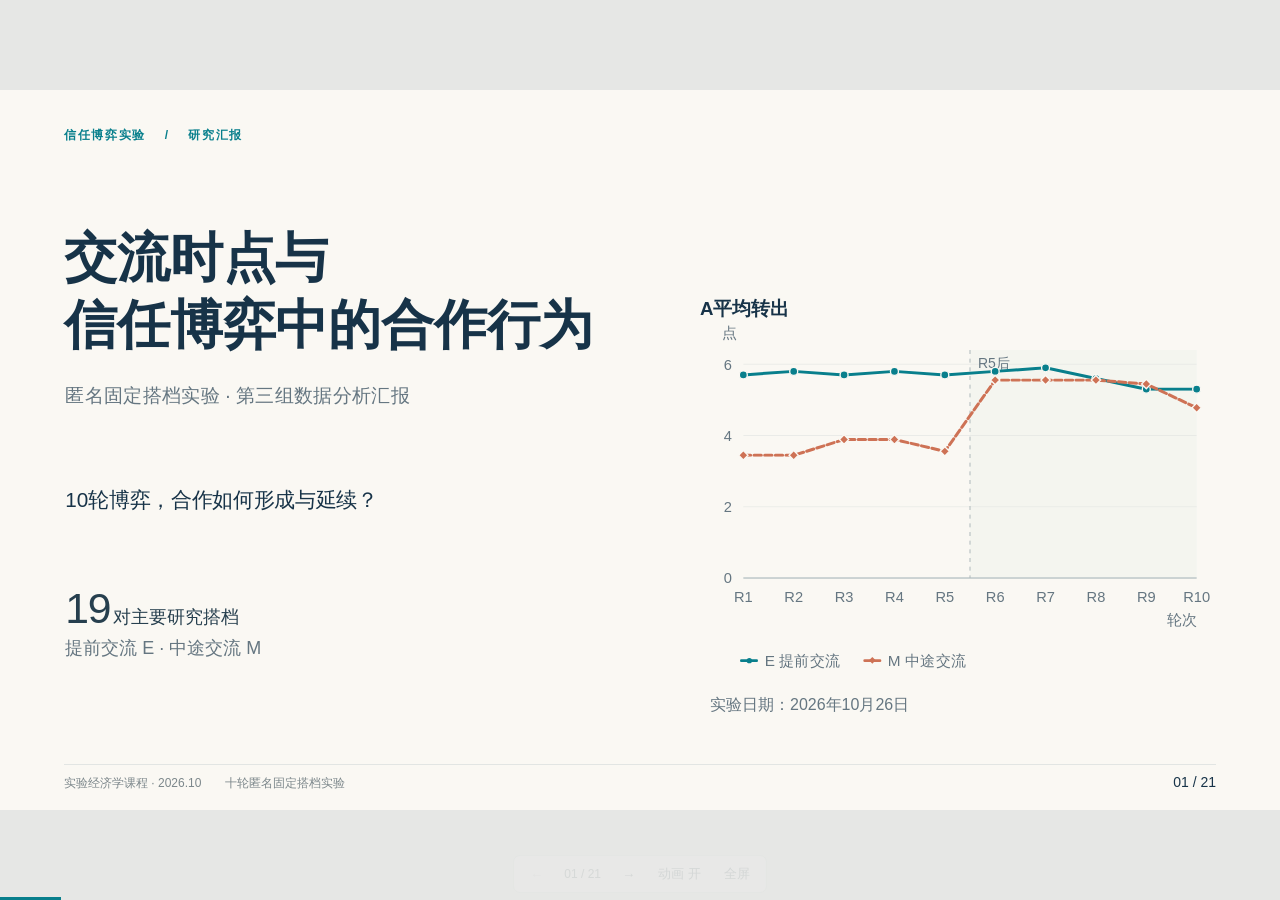
<file: index.html>
<!doctype html>
<html lang="zh-CN">
<head>
  <meta charset="utf-8">
  <meta name="viewport" content="width=device-width, initial-scale=1">
  <meta name="color-scheme" content="light">
  <title>交流时点与信任博弈中的合作行为</title>
  <link rel="stylesheet" href="assets/style.css?v=20261031-ci-team">
</head>
<body>
  <main id="viewport" aria-label="21页信任博弈研究汇报">
    <div id="stage"></div>
  </main>
  <nav id="controls" aria-label="演示控制">
    <button id="previous" aria-label="上一页" title="上一页（←）">←</button>
    <span id="counter">01 / 21</span>
    <button id="next" aria-label="下一页" title="下一页（→ / 空格）">→</button>
    <button id="motion" title="关闭或开启动画（A）；关闭时立即显示完整图表">动画 开</button>
    <button id="fullscreen" title="全屏（F）">全屏</button>
  </nav>
  <div id="progress" aria-hidden="true"></div>
  <div id="tooltip" role="tooltip"></div>
  <div id="announcer" class="sr-only" aria-live="polite"></div>
  <script src="assets/data.js?v=20261031-ci-team"></script>
  <script src="assets/slides.js?v=20261031-ci-team"></script>
  <script src="assets/details.js?v=20261031-ci-team"></script>
</body>
</html>
</file>
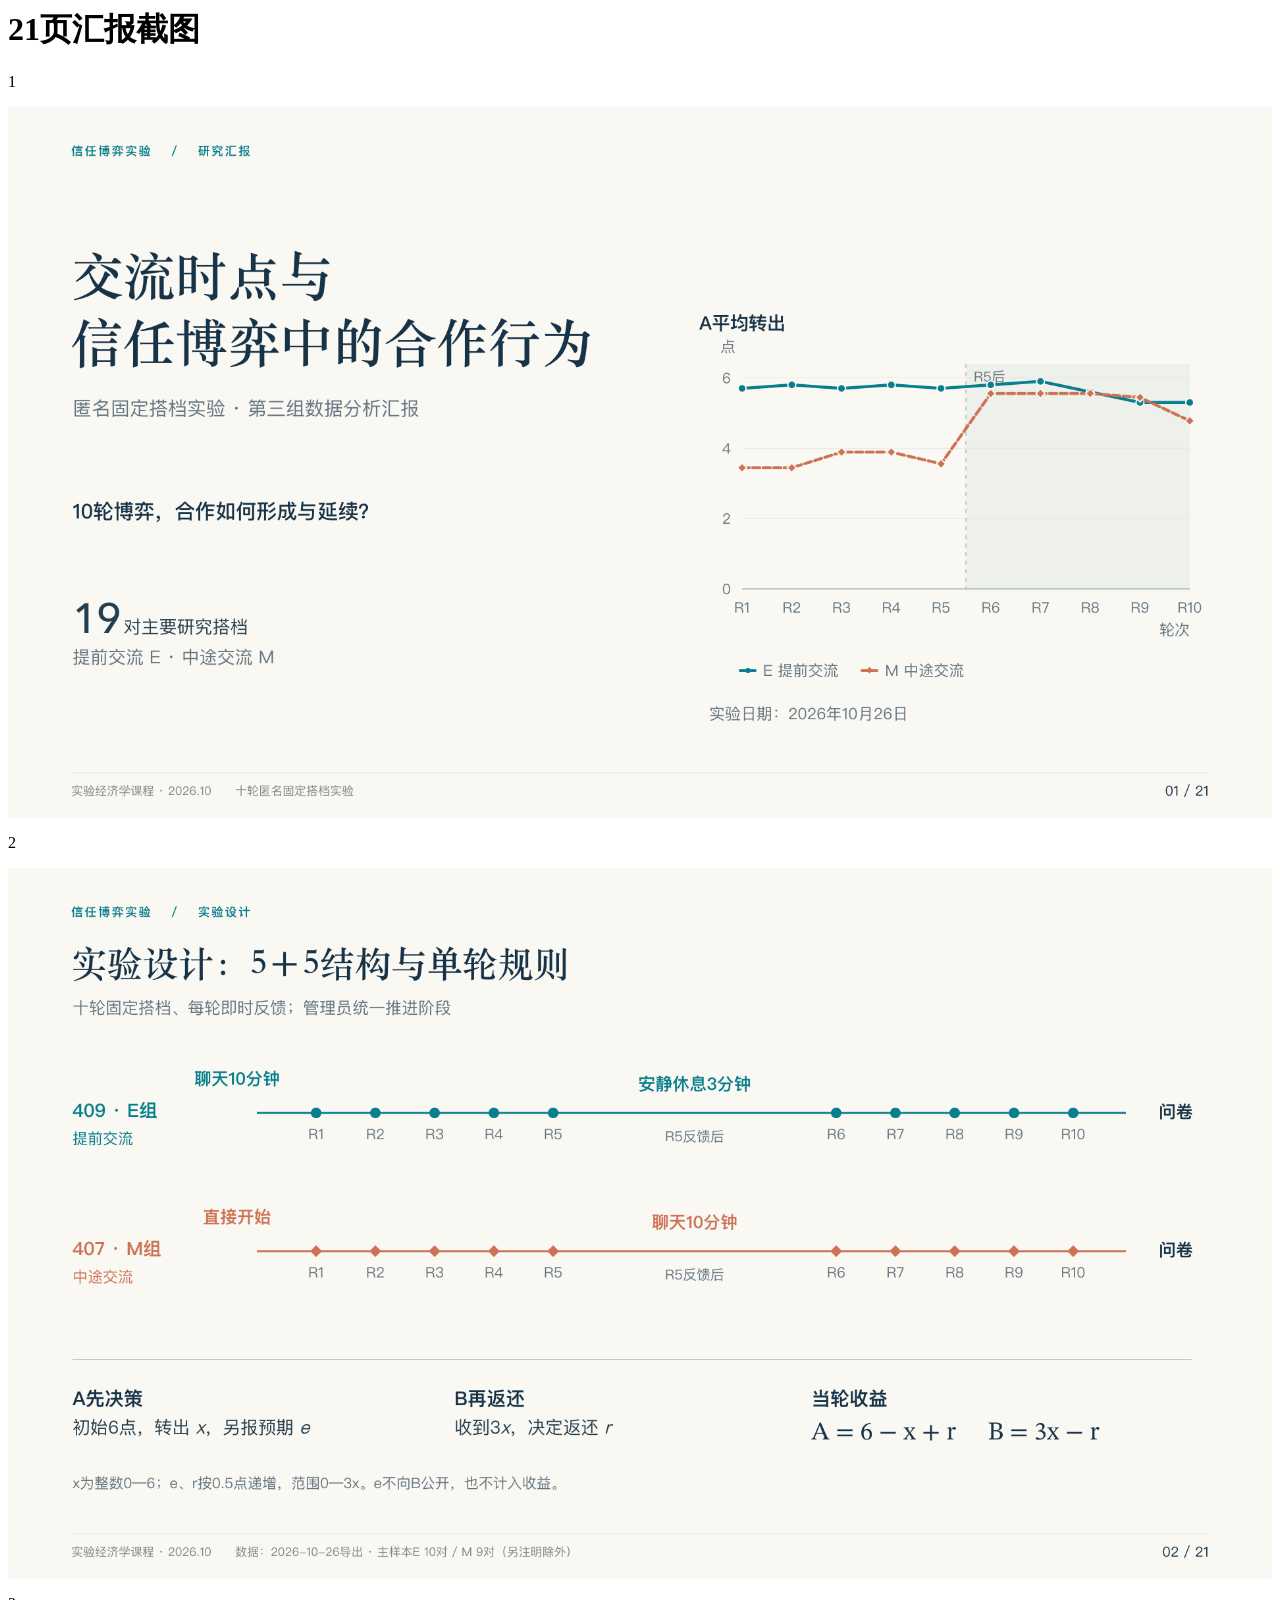
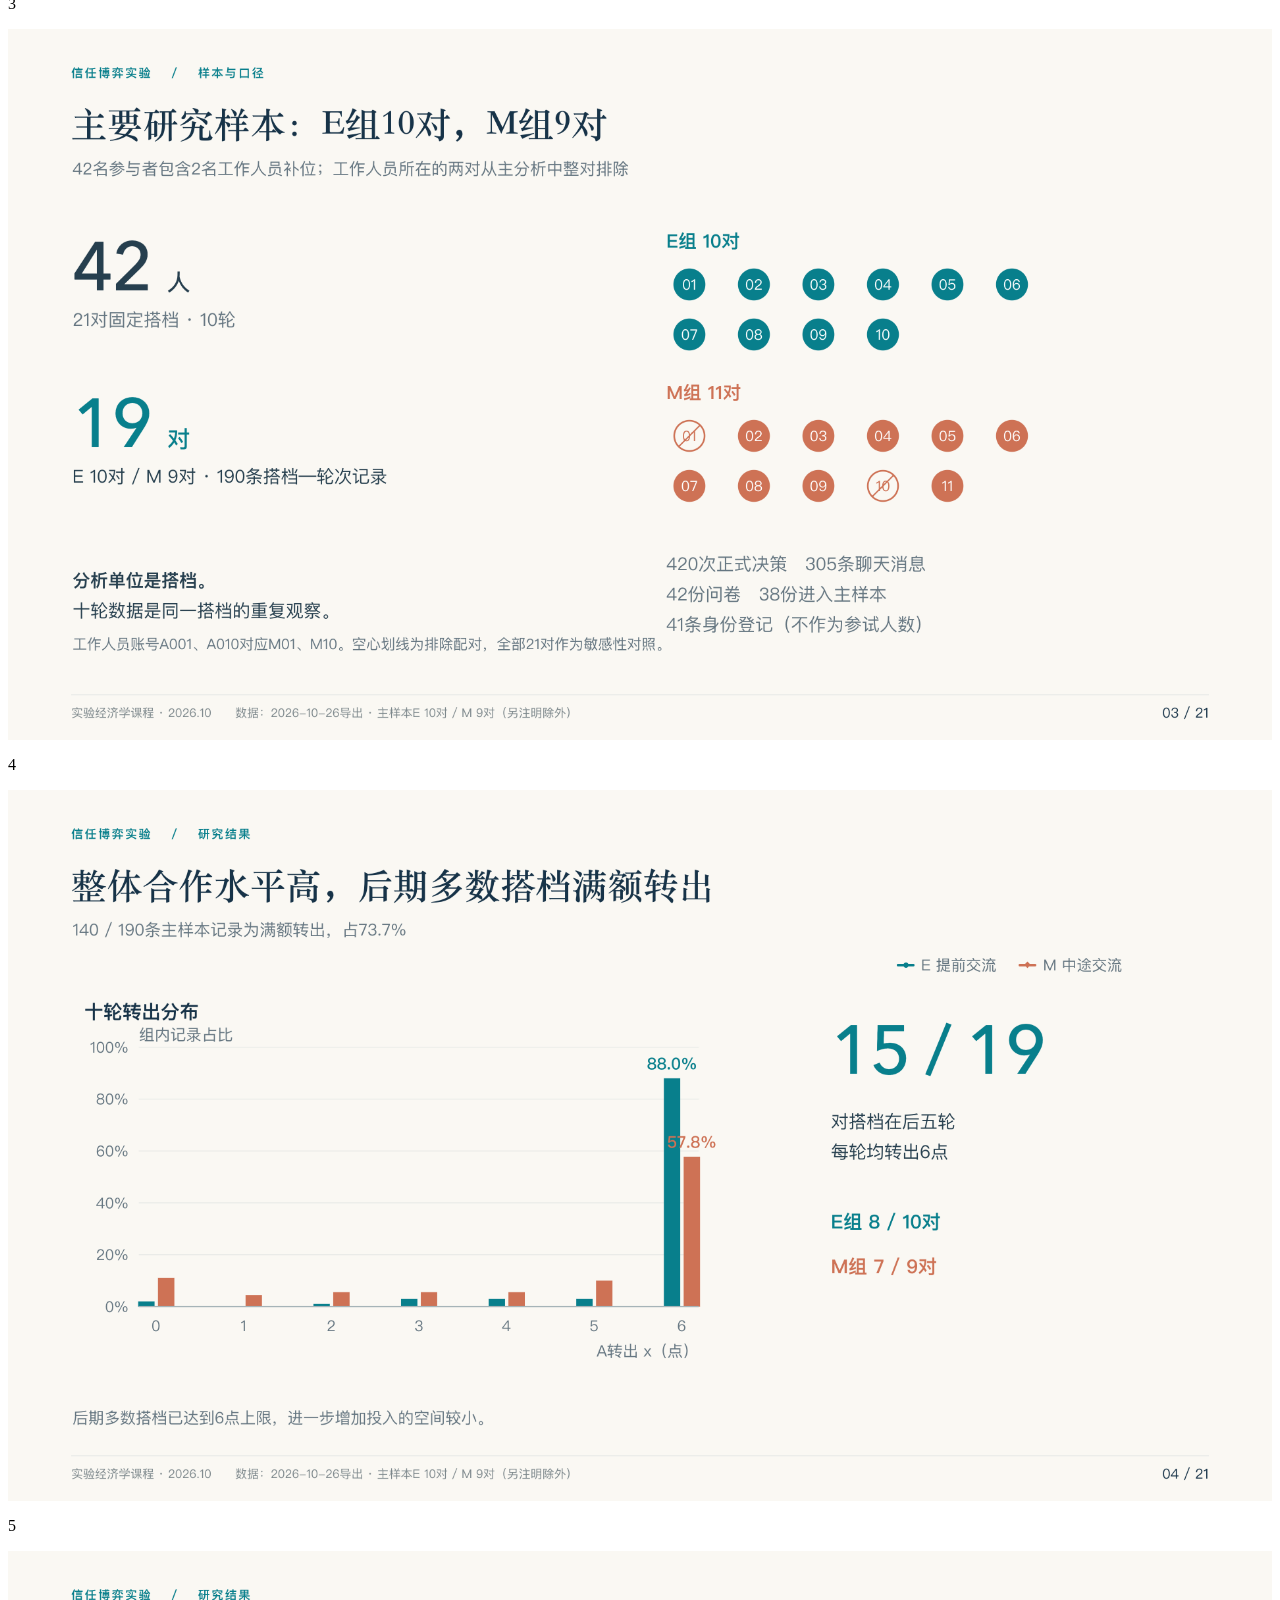
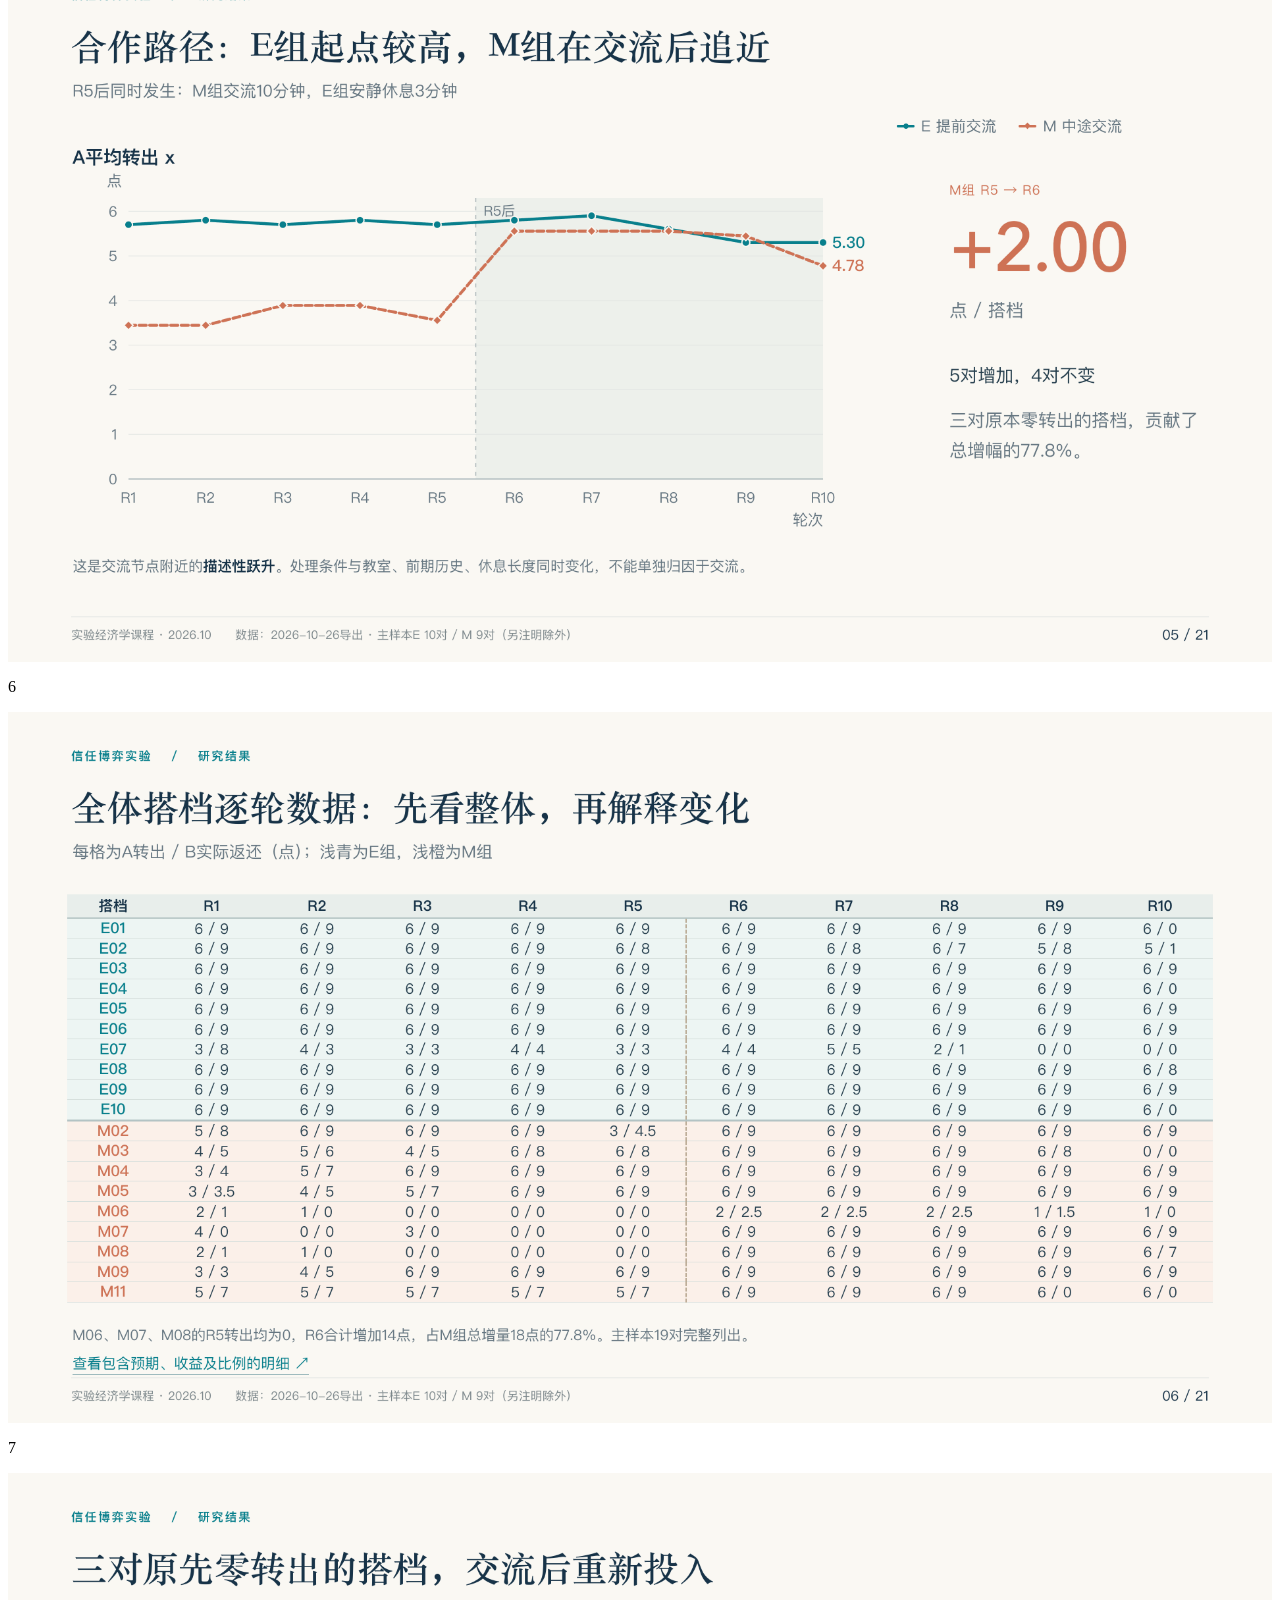
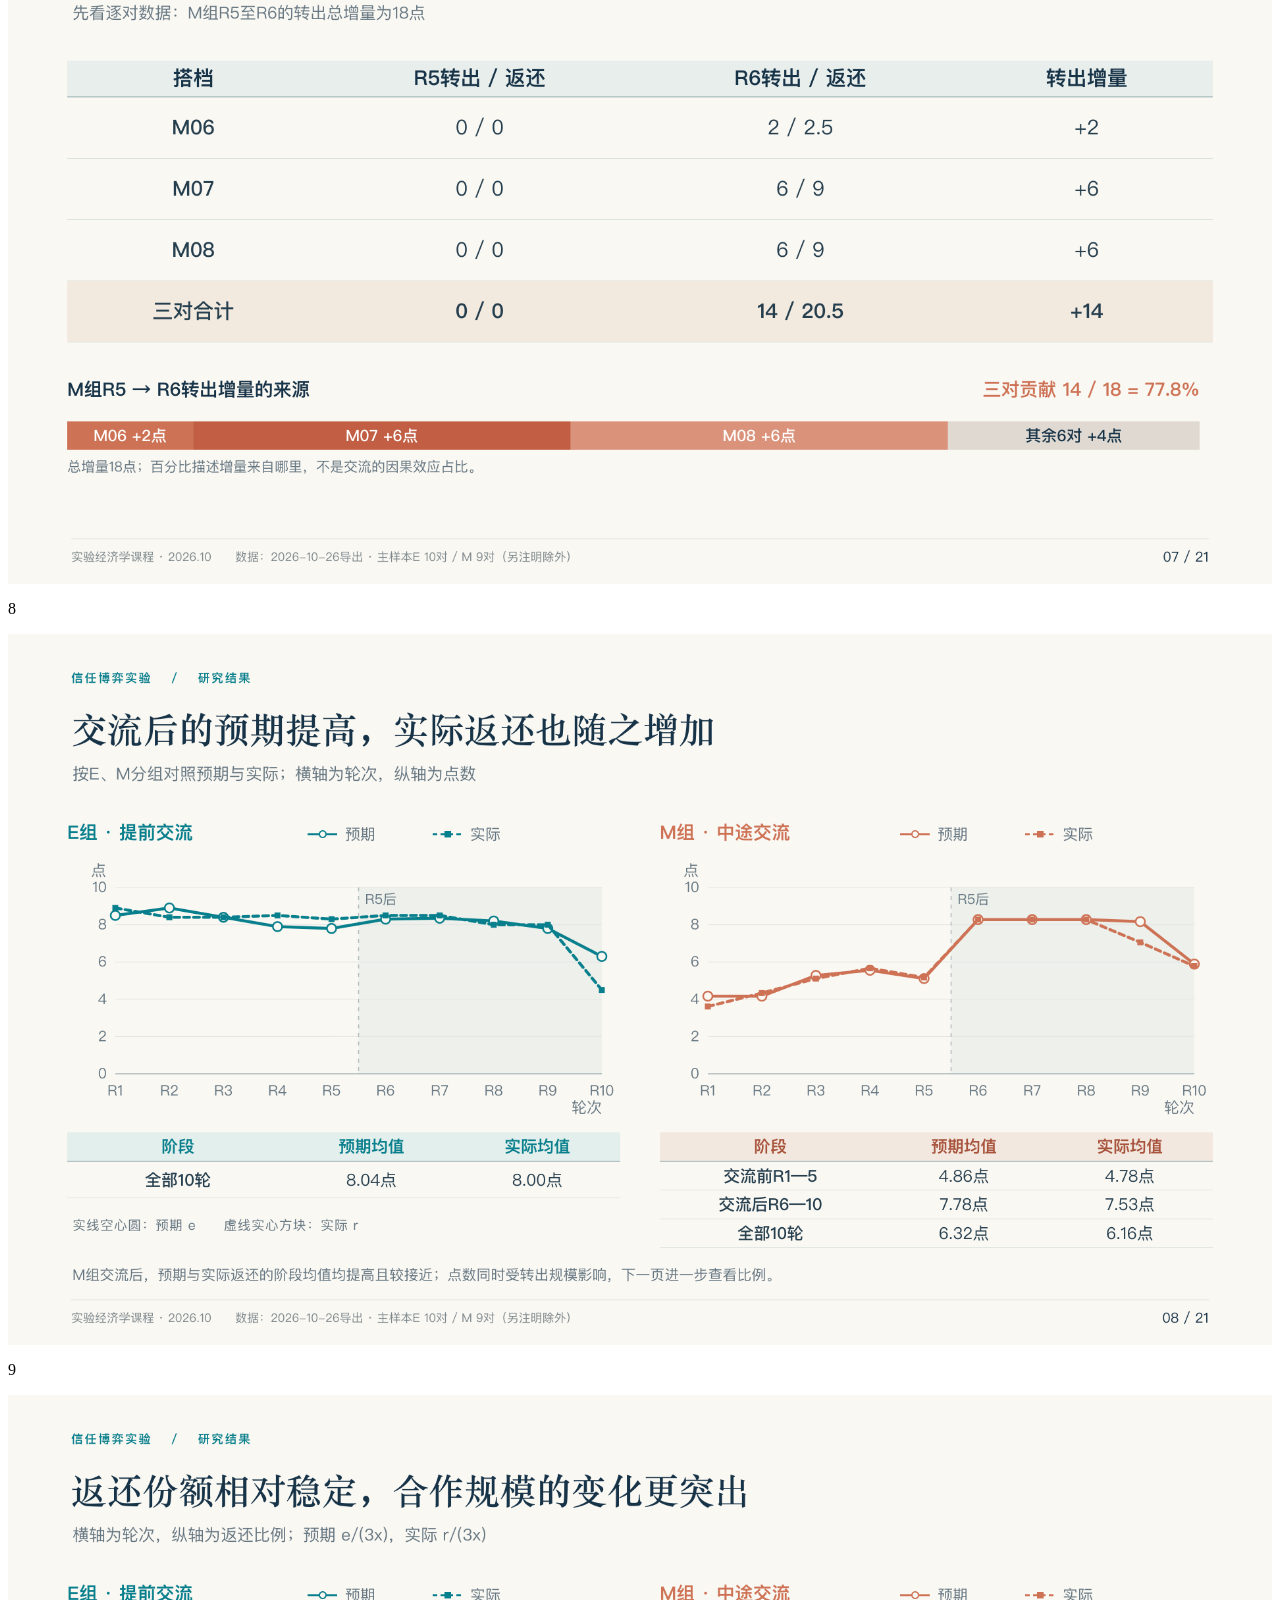
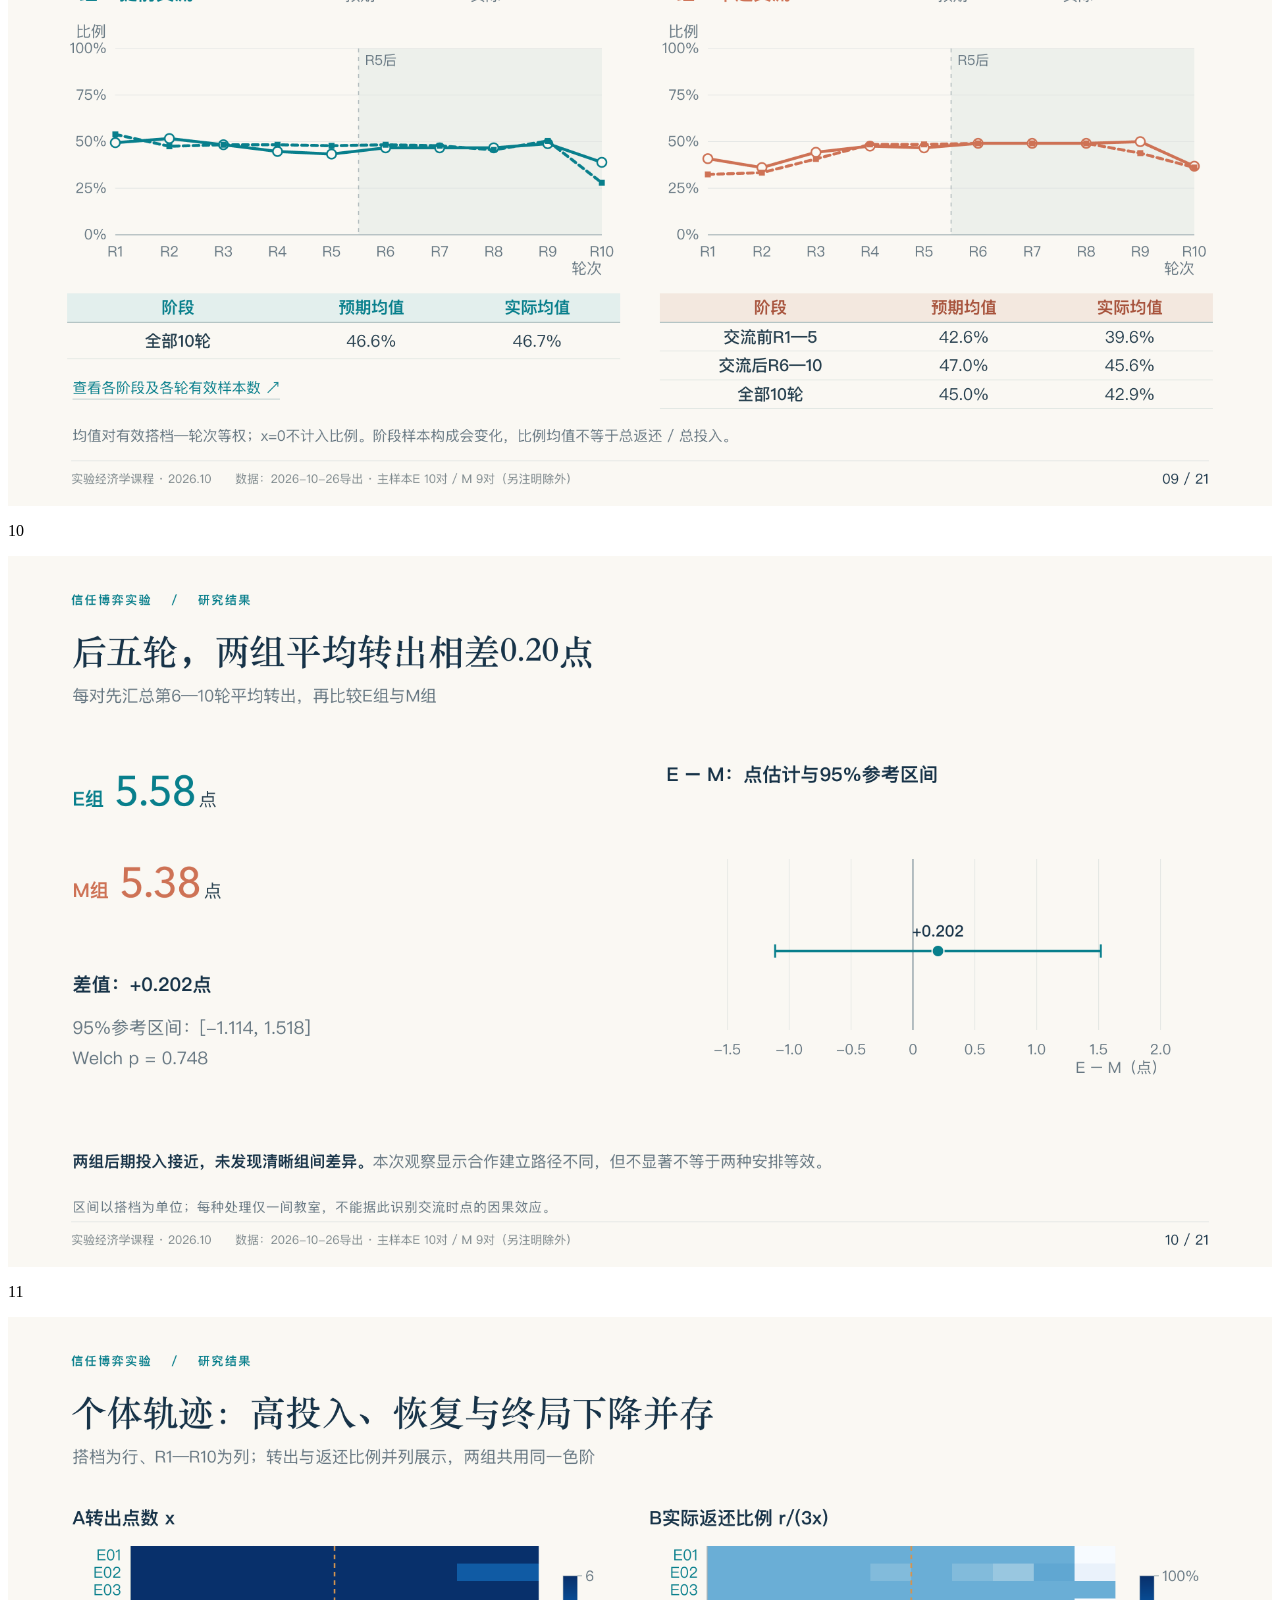
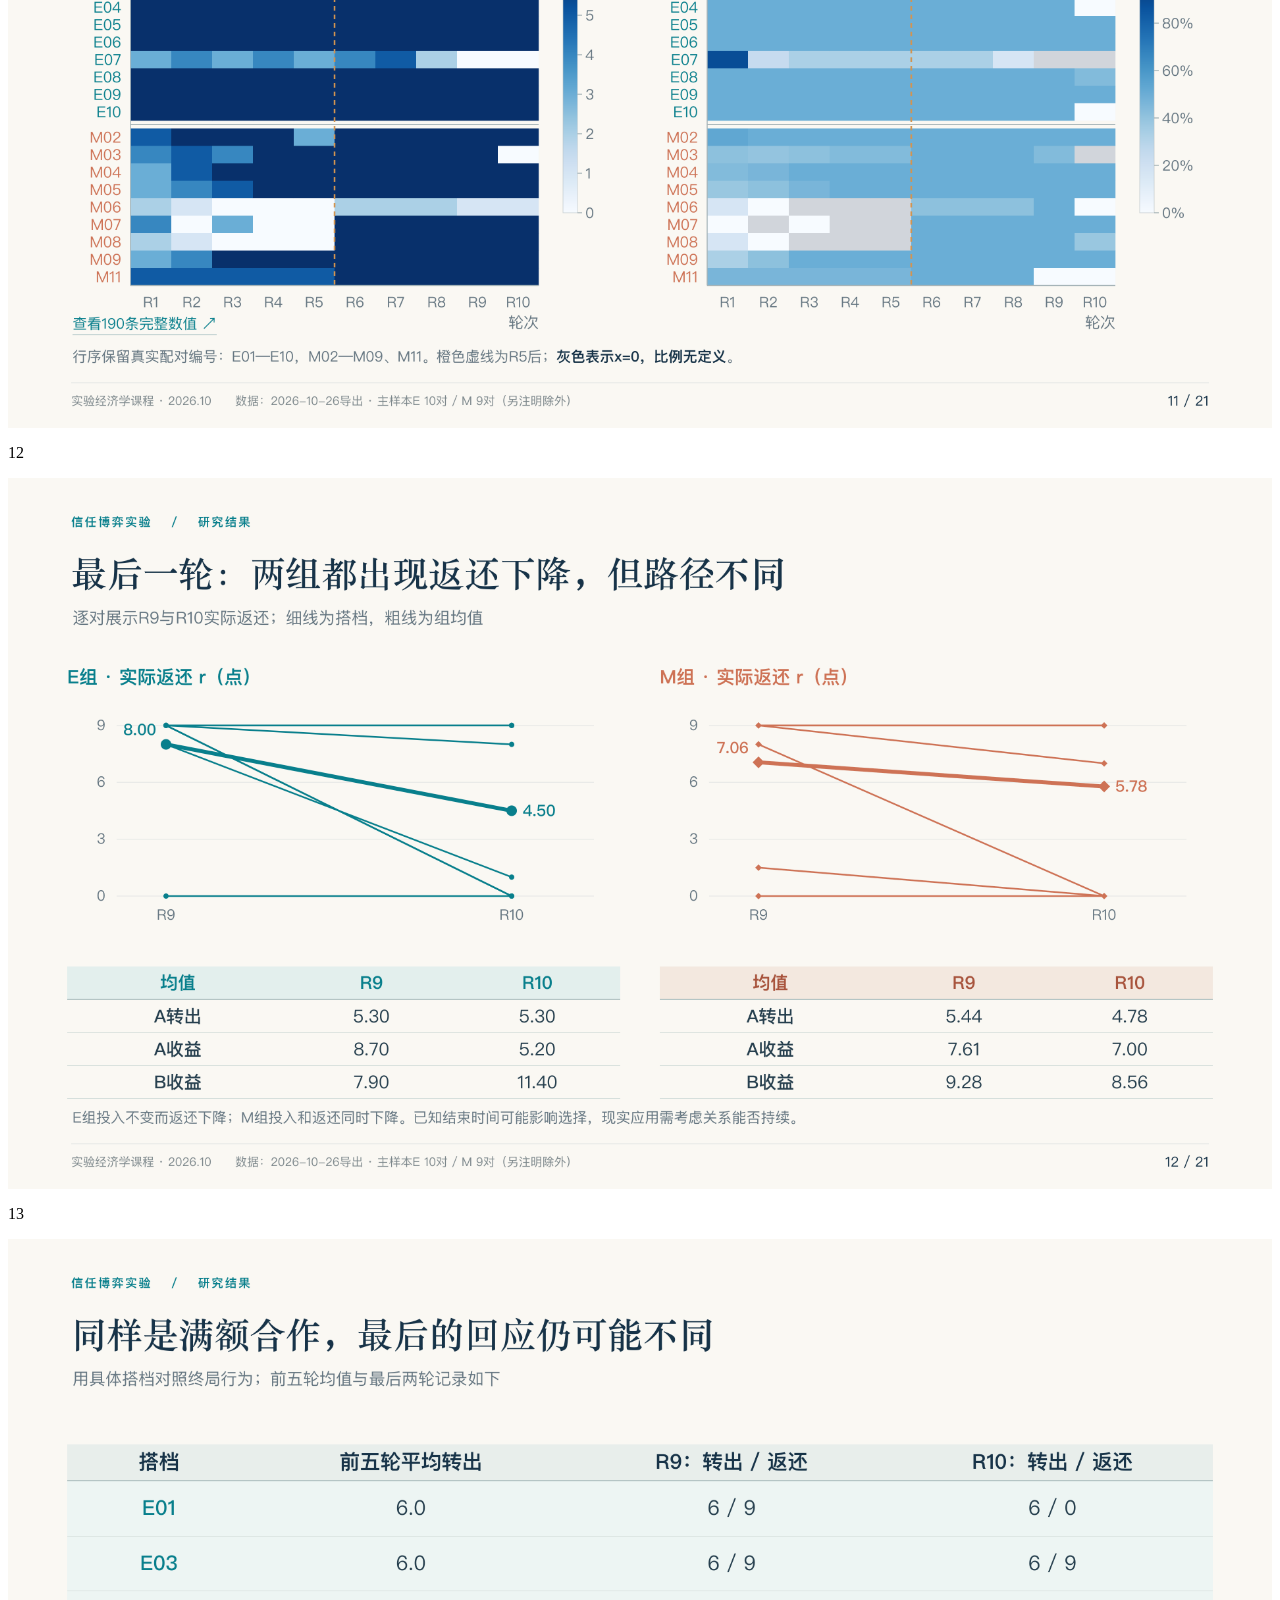
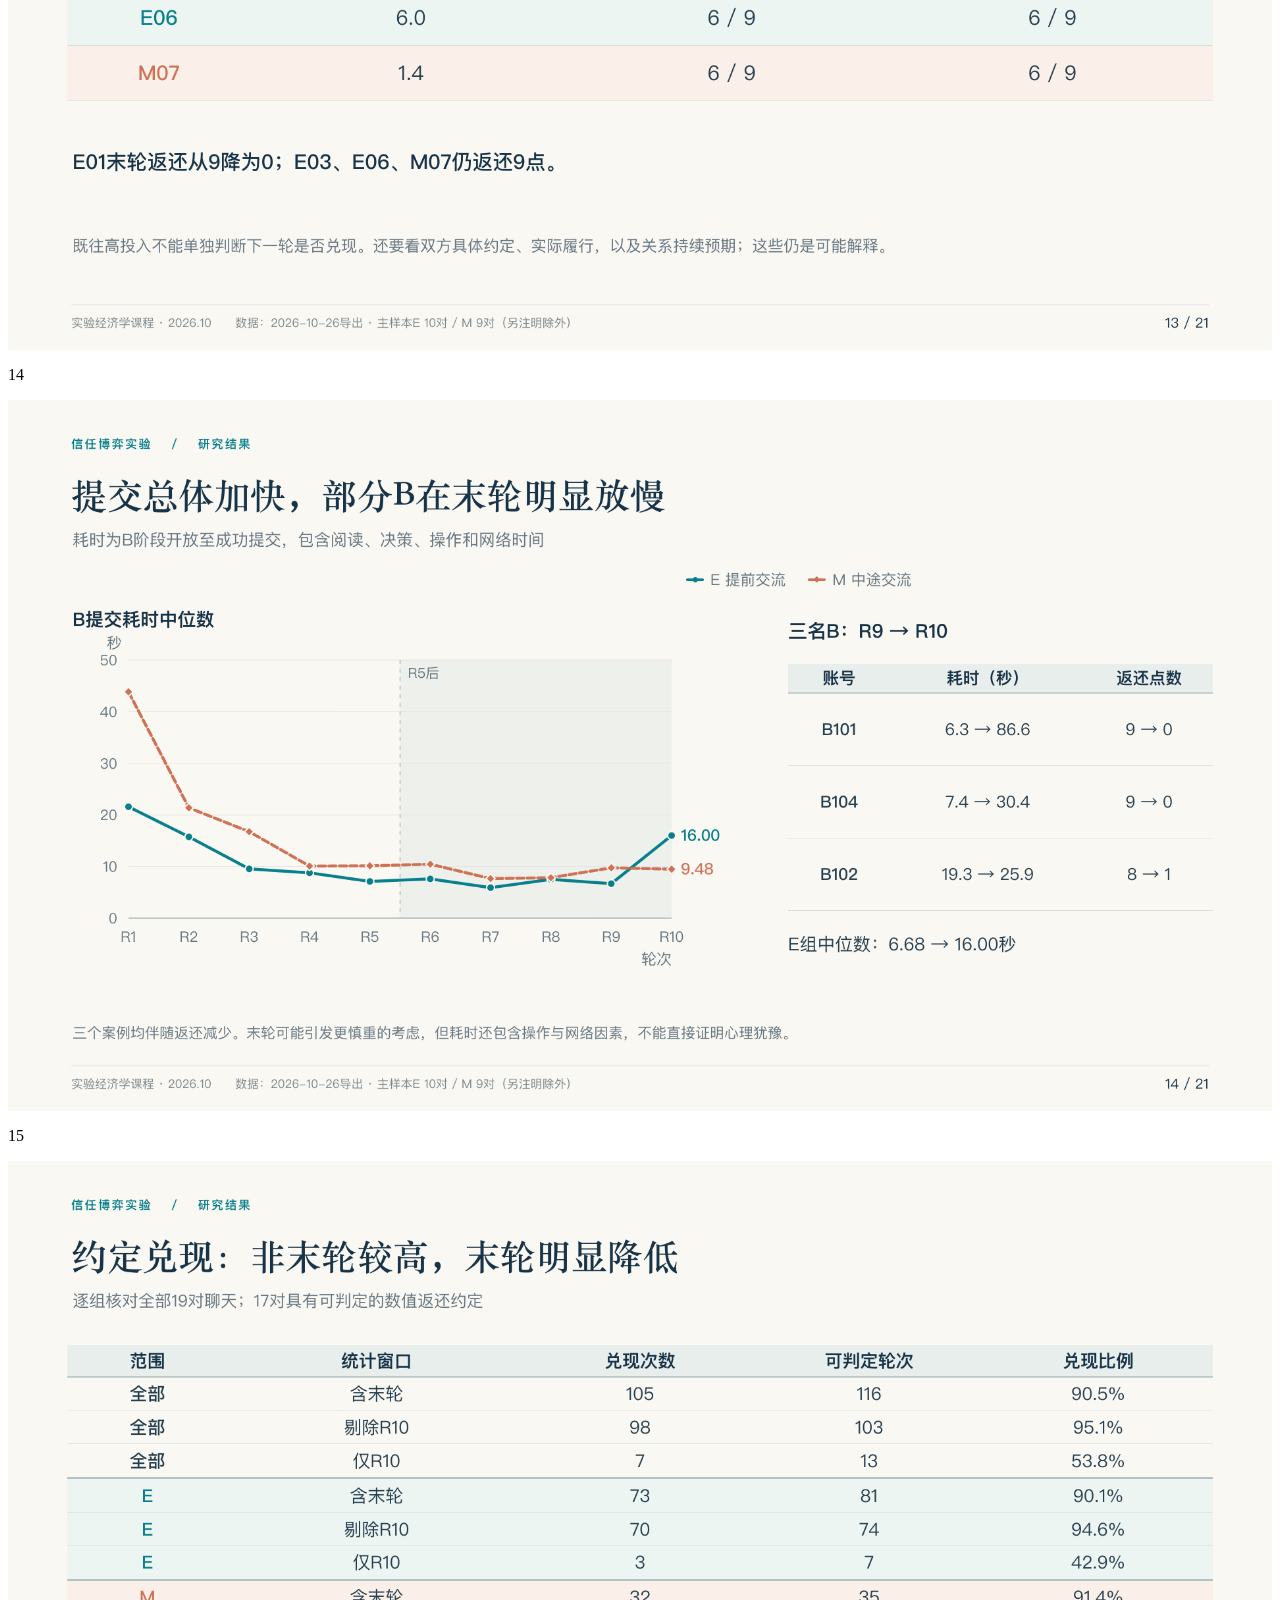
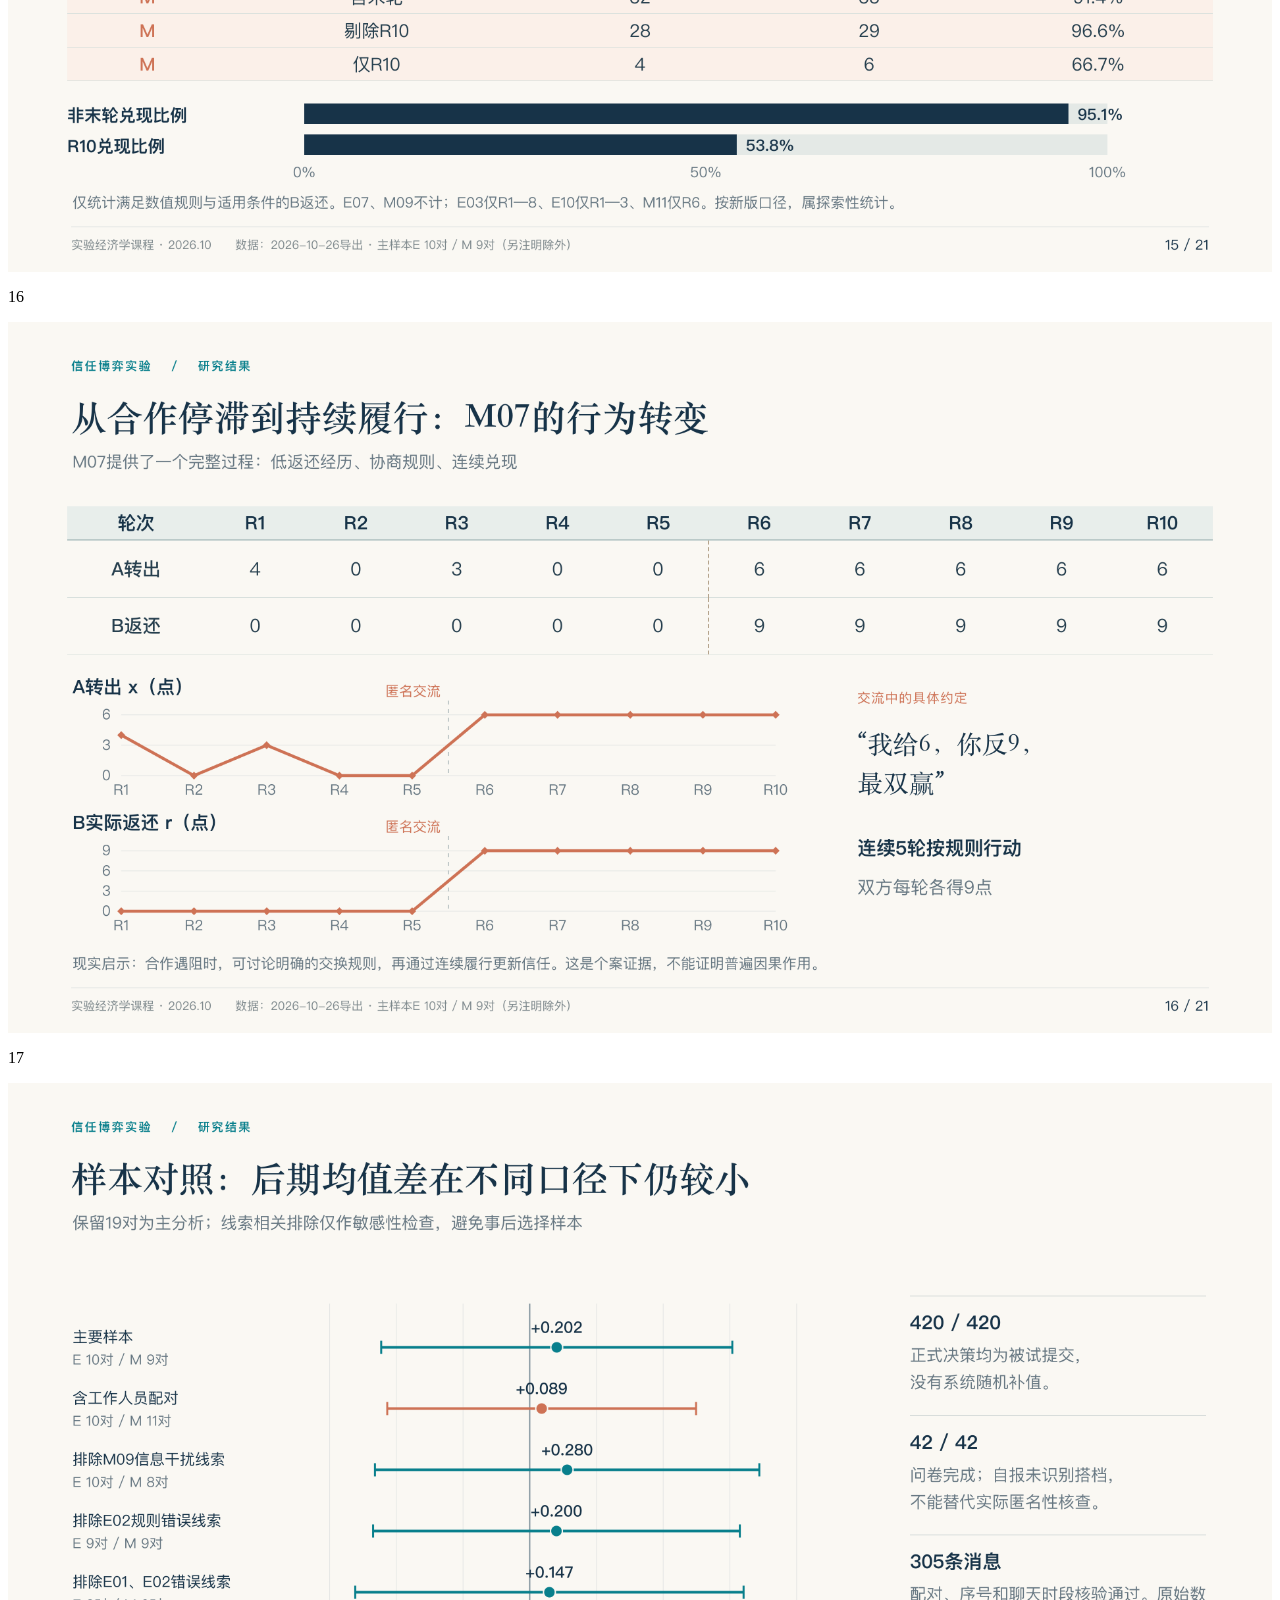
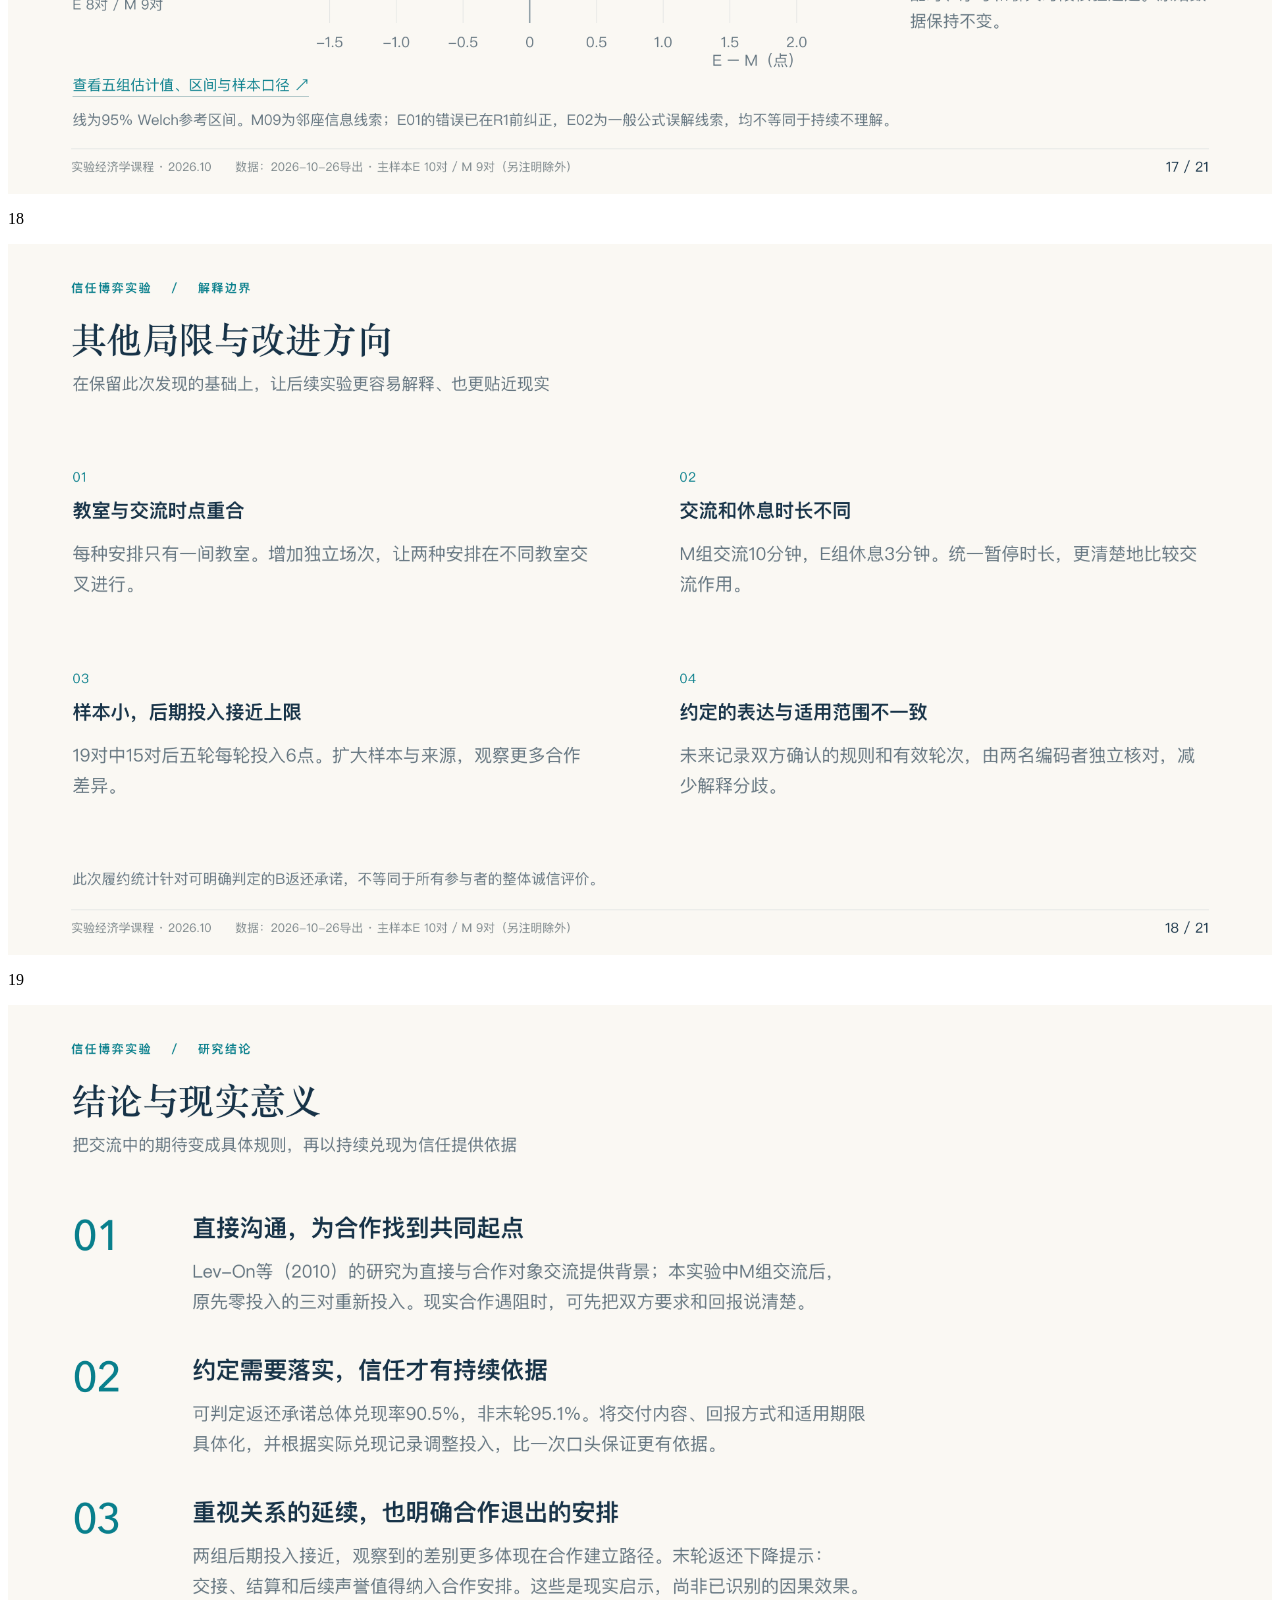
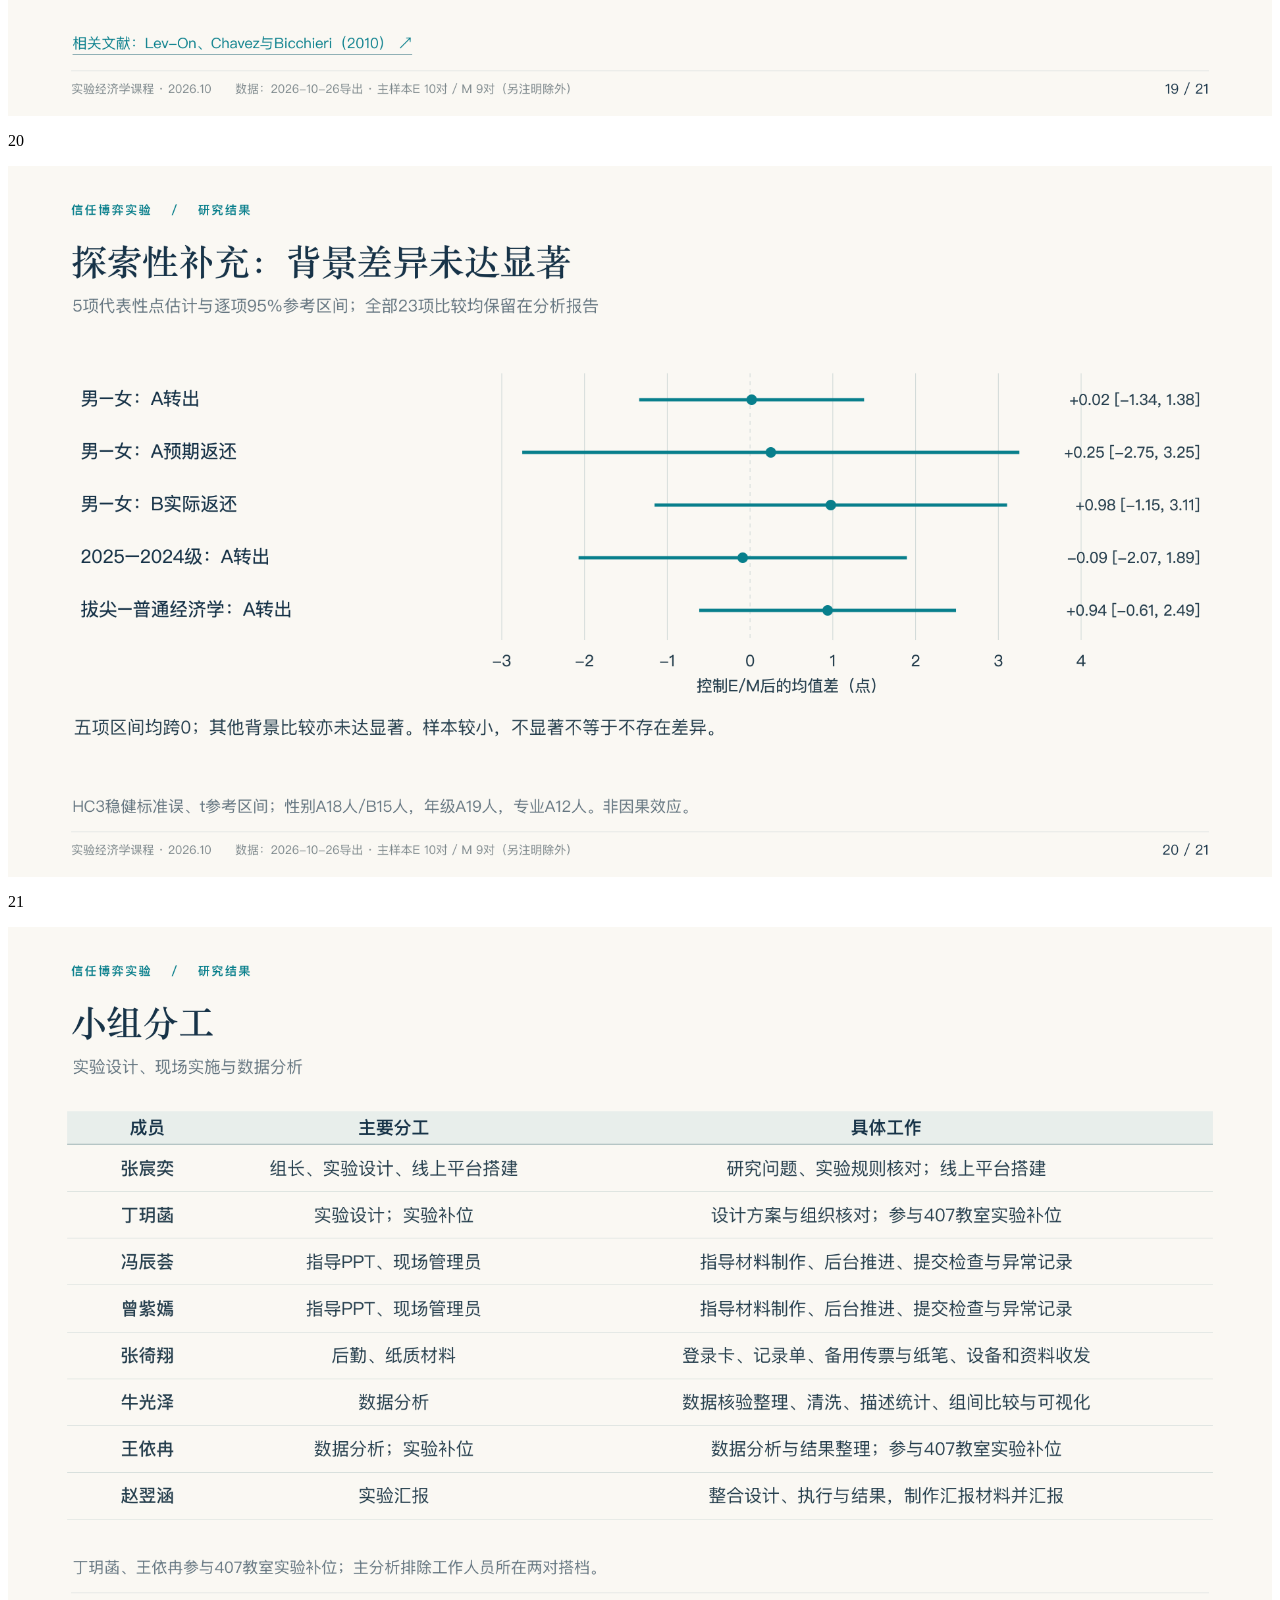
<file: screenshots/index.html>
<html><meta charset="utf-8"><h1>21页汇报截图</h1><p>1</p><img style="width:100%" src="slide-01.png"><p>2</p><img style="width:100%" src="slide-02.png"><p>3</p><img style="width:100%" src="slide-03.png"><p>4</p><img style="width:100%" src="slide-04.png"><p>5</p><img style="width:100%" src="slide-05.png"><p>6</p><img style="width:100%" src="slide-06.png"><p>7</p><img style="width:100%" src="slide-07.png"><p>8</p><img style="width:100%" src="slide-08.png"><p>9</p><img style="width:100%" src="slide-09.png"><p>10</p><img style="width:100%" src="slide-10.png"><p>11</p><img style="width:100%" src="slide-11.png"><p>12</p><img style="width:100%" src="slide-12.png"><p>13</p><img style="width:100%" src="slide-13.png"><p>14</p><img style="width:100%" src="slide-14.png"><p>15</p><img style="width:100%" src="slide-15.png"><p>16</p><img style="width:100%" src="slide-16.png"><p>17</p><img style="width:100%" src="slide-17.png"><p>18</p><img style="width:100%" src="slide-18.png"><p>19</p><img style="width:100%" src="slide-19.png"><p>20</p><img style="width:100%" src="slide-20.png"><p>21</p><img style="width:100%" src="slide-21.png">
</file>
<file: assets/style.css>
:root{--paper:#faf8f3;--navy:#173348;--ink:#263f4e;--muted:#657681;--grid:#e2e5e3;--E:#087f8c;--M:#ce7255;--rule:#bec9ca;--scale:1}
*{box-sizing:border-box}html,body{margin:0;width:100%;height:100%;overflow:hidden}body{background:#e6e7e5;color:var(--ink);font-family:"PingFang SC","Microsoft YaHei","Noto Sans CJK SC",sans-serif;-webkit-font-smoothing:antialiased;font-variant-numeric:tabular-nums}
#viewport{position:fixed;inset:0;overflow:hidden;display:flex;align-items:center;justify-content:center}#stage{position:absolute;width:1920px;height:1080px;transform:scale(var(--scale));transform-origin:center;background:var(--paper);overflow:hidden}
.slide{position:absolute;inset:0;background:var(--paper);display:none;overflow:hidden}.slide.active{display:block}.slide .fade{opacity:1}.slide.active .fade{animation:fade-in .35s ease-out both}
.eyebrow{position:absolute;left:96px;top:54px;line-height:26px;font-size:18px;letter-spacing:2.5px;font-weight:600;color:var(--E)}h1,h2,h3,p{margin:0}h1{position:absolute;left:96px;top:111px;width:1728px;color:var(--navy);font-family:"Songti SC","STSong","Noto Serif CJK SC",serif;font-size:54px;font-weight:700;line-height:1.2;letter-spacing:.3px}.subtitle{position:absolute;left:98px;top:193px;max-width:1710px;line-height:1.55;font-size:25px;color:var(--muted)}.footer{position:absolute;left:96px;right:96px;top:1011px;display:flex;align-items:center;justify-content:space-between;font-size:18px;line-height:28px;color:#7c878b;border-top:1px solid #d7dddb;padding-top:13px}.footer .no{font-size:21px;color:var(--navy);min-width:70px;text-align:right}.note{position:absolute;left:98px;right:98px;top:917px;line-height:1.55;font-size:24px;color:var(--muted)}.note strong{font-weight:600;color:var(--navy)}.note.small{font-size:22px}.at{position:absolute}.figure svg{width:100%;height:100%;overflow:visible;display:block}.figure-title{font-size:29px;font-weight:600;color:var(--navy);line-height:1.45}.body{font-size:27px;line-height:1.7}.muted{color:var(--muted)}.ink{color:var(--navy)}.E{color:var(--E)}.M{color:var(--M)}.num{font-family:"Avenir Next","Helvetica Neue",Arial,sans-serif;font-weight:500;letter-spacing:-2px;line-height:1.05}.big{font-size:104px}.mid{font-size:64px}.smallcap{font-size:20px;letter-spacing:1px}.rule{height:1px;background:var(--rule)}.v-rule{width:1px;background:var(--rule)}
.legend{display:flex;gap:34px;align-items:center;font-size:23px;color:var(--muted);line-height:28px}.legend>span{display:flex;gap:10px;align-items:center}.legend i{display:inline-block;width:27px;height:4px;border-radius:2px;background:var(--E)}.legend i.m{background:var(--M)}.legend i.m:after{content:"";display:block;width:7px;height:7px;background:var(--M);transform:rotate(45deg);position:relative;top:-2px;left:10px}.legend i.e:after{content:"";display:block;width:8px;height:8px;background:var(--E);border-radius:50%;position:relative;top:-2px;left:10px}
.takeaway{font-size:31px;line-height:1.6;font-weight:500;color:var(--navy)}.math{font-family:"STIX Two Math","Cambria Math","Times New Roman",serif;font-size:39px;color:var(--navy)}.quiet-list{display:flex;flex-direction:column;gap:29px}.quiet-list .item{padding-top:19px;border-top:1px solid var(--rule)}.quiet-list h3{font-size:29px;margin-bottom:9px;color:var(--navy)}.quiet-list p{font-size:25px;line-height:1.65;color:var(--muted)}
.cover h1{font-size:79px;line-height:1.28;top:202px;width:950px}.cover .subtitle{top:436px;width:900px;font-size:29px}.cover .cover-kicker{font-size:22px;letter-spacing:2px;color:var(--E);position:absolute;left:98px;top:590px}.cover .cover-bottom{position:absolute;left:98px;top:760px;font-size:27px;line-height:1.8;color:var(--muted)}.cover .research-label{font-size:24px;line-height:1.7;color:var(--muted)}
svg{font-family:"PingFang SC","Microsoft YaHei","Noto Sans CJK SC",sans-serif;shape-rendering:geometricPrecision}svg text{fill:var(--muted);font-size:23px}svg .chart-title{font-size:28px;font-weight:600;fill:var(--navy)}svg .axis-label{font-size:23px;fill:var(--muted)}svg .tick{font-size:22px;fill:var(--muted)}svg .metric{font-size:26px;font-weight:600;fill:var(--navy)}svg .axis{stroke:#a6b4b8;stroke-width:1.5}svg .grid{stroke:var(--grid);stroke-width:1}svg .boundary{stroke:#aeb9bb;stroke-width:1.5;stroke-dasharray:6 7}svg .plot-line{fill:none;stroke-width:4.5;stroke-linecap:round;stroke-linejoin:round}svg .thin{stroke-width:2.5}svg .points{stroke:var(--paper);stroke-width:2}svg .dot{cursor:help}svg .chart-note{font-size:21px}svg .data-label{font-size:24px;font-weight:500}svg .heat-label{font-size:23px;fill:var(--ink)}svg .heat-cell{cursor:help}svg .heat-group{font-size:22px;font-weight:600}svg .panel-label{font-size:28px;fill:var(--navy);font-weight:600}
.slide.active .line-reveal{animation:line-reveal 1050ms linear both;transform-box:fill-box;transform-origin:left center}.slide.active .round-point{animation:appear 160ms ease-out both;animation-delay:var(--delay)}.slide.active .heat-column{animation:appear 180ms linear both;animation-delay:var(--delay)}
@keyframes line-reveal{from{clip-path:inset(0 100% 0 0)}to{clip-path:inset(0 0 0 0)}}@keyframes appear{from{opacity:0}to{opacity:1}}@keyframes fade-in{from{opacity:0}to{opacity:1}}
body.no-motion .slide.active *{animation:none!important;transition:none!important;opacity:1}body.no-motion .line-reveal{clip-path:none!important}@media(prefers-reduced-motion:reduce){body:not(.motion-override) .slide.active *{animation:none!important;transition:none!important;opacity:1}body:not(.motion-override) .line-reveal{clip-path:none!important}}
#controls{position:fixed;bottom:7px;left:50%;transform:translateX(-50%);display:flex;gap:3px;align-items:center;z-index:10;background:rgba(250,248,243,.93);border:1px solid #d4dcd9;border-radius:7px;padding:3px 6px;font-size:12px;color:#61717b;opacity:.12;transition:opacity .18s}#controls:hover,#controls:focus-within,body.controls-visible #controls{opacity:1}#controls button{font-family:inherit;cursor:pointer;border:0;background:transparent;color:#536673;padding:6px 10px;border-radius:4px;white-space:nowrap}#controls button:hover,#controls button:focus-visible{background:#e4edeb;outline:2px solid var(--E)}#controls button[disabled]{opacity:.25;cursor:default}#counter{padding:0 8px;font-variant-numeric:tabular-nums}#progress{position:fixed;left:0;bottom:0;height:3px;background:var(--E);z-index:9;transition:width .2s}#tooltip{position:fixed;display:none;pointer-events:none;z-index:20;max-width:360px;font-size:16px;line-height:1.5;padding:10px 14px;background:#173348;color:#fff;border-radius:4px;box-shadow:0 4px 16px #0002;white-space:pre-line}.sr-only{position:absolute;clip:rect(0,0,0,0);width:1px;height:1px;overflow:hidden}.capture #controls,.capture #progress{display:none}.split-number{display:flex;align-items:baseline;gap:18px}.caps{font-size:20px;letter-spacing:1px;color:var(--muted)}
@media print{html,body{height:auto;overflow:visible;background:white}#viewport,#stage{position:static;display:block;transform:none;height:auto;overflow:visible}#stage{width:1920px}.slide{position:relative;display:block;width:1920px;height:1080px;break-after:page}#controls,#progress{display:none}.slide *{animation:none!important;opacity:1!important}.line-reveal{clip-path:none!important}@page{size:20in 11.25in;margin:0}}
/* v2 additions retain original palette, page geometry and motion rules. */
.summary-row{display:flex;justify-content:space-between;align-items:baseline;font-size:24px;line-height:33px;max-width:770px}.summary-row b{font-weight:500}.summary-caption{font-size:22px;line-height:30px;color:var(--muted);margin-top:5px}.quote{font-family:"Songti SC","STSong",serif;font-size:39px;line-height:1.55;color:var(--navy);margin-top:24px}.detail-button{font-family:inherit;font-size:22px;line-height:30px;color:var(--E);border:0;border-bottom:1px solid #8badb2;background:none;cursor:pointer;padding:0 0 2px}.detail-button:focus-visible{outline:3px solid var(--E);outline-offset:5px}.detail-button:hover{color:var(--navy)}
dialog{background:var(--paper);color:var(--ink);border:1px solid var(--rule);border-radius:8px;width:min(1450px,94vw);height:min(870px,92vh);padding:0;box-shadow:0 20px 90px #17334844;font-size:16px}dialog::backdrop{background:#132b3bbb}.dialog-head{padding:20px 26px;border-bottom:1px solid var(--rule);display:flex;align-items:center;justify-content:space-between;gap:20px}.dialog-head h2{font-size:24px;font-family:inherit;color:var(--navy)}.dialog-head button{font-family:inherit;font-size:17px;cursor:pointer;background:none;border:1px solid var(--rule);padding:7px 15px;color:var(--ink)}.dialog-content{padding:20px 26px;overflow:auto;height:calc(100% - 78px);line-height:1.6}.dialog-content p{margin:0 0 15px}.dialog-content a{color:var(--E)}.dialog-content table{border-collapse:collapse;width:100%;margin:16px 0 25px;white-space:nowrap;font-variant-numeric:tabular-nums}.dialog-content th,.dialog-content td{text-align:right;padding:9px 12px;border-bottom:1px solid #dce3e0}.dialog-content th:first-child,.dialog-content td:first-child{text-align:left}.dialog-content thead th{background:#e9efeb;position:sticky;top:0;color:var(--navy);z-index:1}.dialog-content .m-start td{border-top:3px solid #b8c7c7}.dialog-content h3{font-size:21px;margin-top:24px}.dialog-content .pair-link{color:var(--E);background:none;border:0;text-decoration:underline;cursor:pointer;font:inherit}.dialog-content .source-note{font-size:14px;color:var(--muted)}
@media print{dialog,.detail-button{display:none!important}}
/* v3: visible tables preserve the new PPT's information and allocated table area. */
.table-frame{overflow:visible}.slide-table{width:100%;height:100%;border-collapse:collapse;table-layout:fixed;font-size:27px;line-height:1.22;font-weight:400;color:var(--ink);font-variant-numeric:tabular-nums}.slide-table th,.slide-table td{padding:8px 16px;text-align:center;border-bottom:1px solid #d6dfdc;white-space:nowrap}.slide-table thead th{font-weight:600;background:#e8eeeb;color:var(--navy);border-bottom:2px solid #b5c5c5}.slide-table tbody th{font-weight:500}.slide-table .group-e{background:#edf5f3}.slide-table .group-m{background:#fbf0e9}.slide-table .group-e th{color:var(--E)}.slide-table .group-m th{color:var(--M)}.slide-table.group-e thead th{background:#e3efed;color:var(--E)}.slide-table.group-m thead th{background:#f3e8df;color:#a8543d}.slide-table .group-break>*{border-top:3px solid #b3c3c4}.slide-table .round-break{border-left:2px dashed #b6a58e}.slide-table.complete-table{font-size:22px;line-height:1.1}.slide-table.complete-table th,.slide-table.complete-table td{padding:2px 12px}.slide-table.complete-table thead{height:36px}.slide-table.complete-table tbody th{font-size:23px}.slide-table.recovery-table,.slide-table.case-table{font-size:31px}.slide-table .total-row{background:#f2e9df;font-weight:600}.slide-table.promise-table{font-size:27px}.slide-table.promise-table th,.slide-table.promise-table td{padding:7px 15px}.slide-table.phase-table{font-size:25px}.slide-table.phase-table th,.slide-table.phase-table td{padding:6px 12px}.slide-table.time-table{font-size:25px}.slide-table.time-table th,.slide-table.time-table td{padding:6px 8px}.slide-table.m07-table{font-size:28px}.conclusion-title{font-size:36px}
</file>
